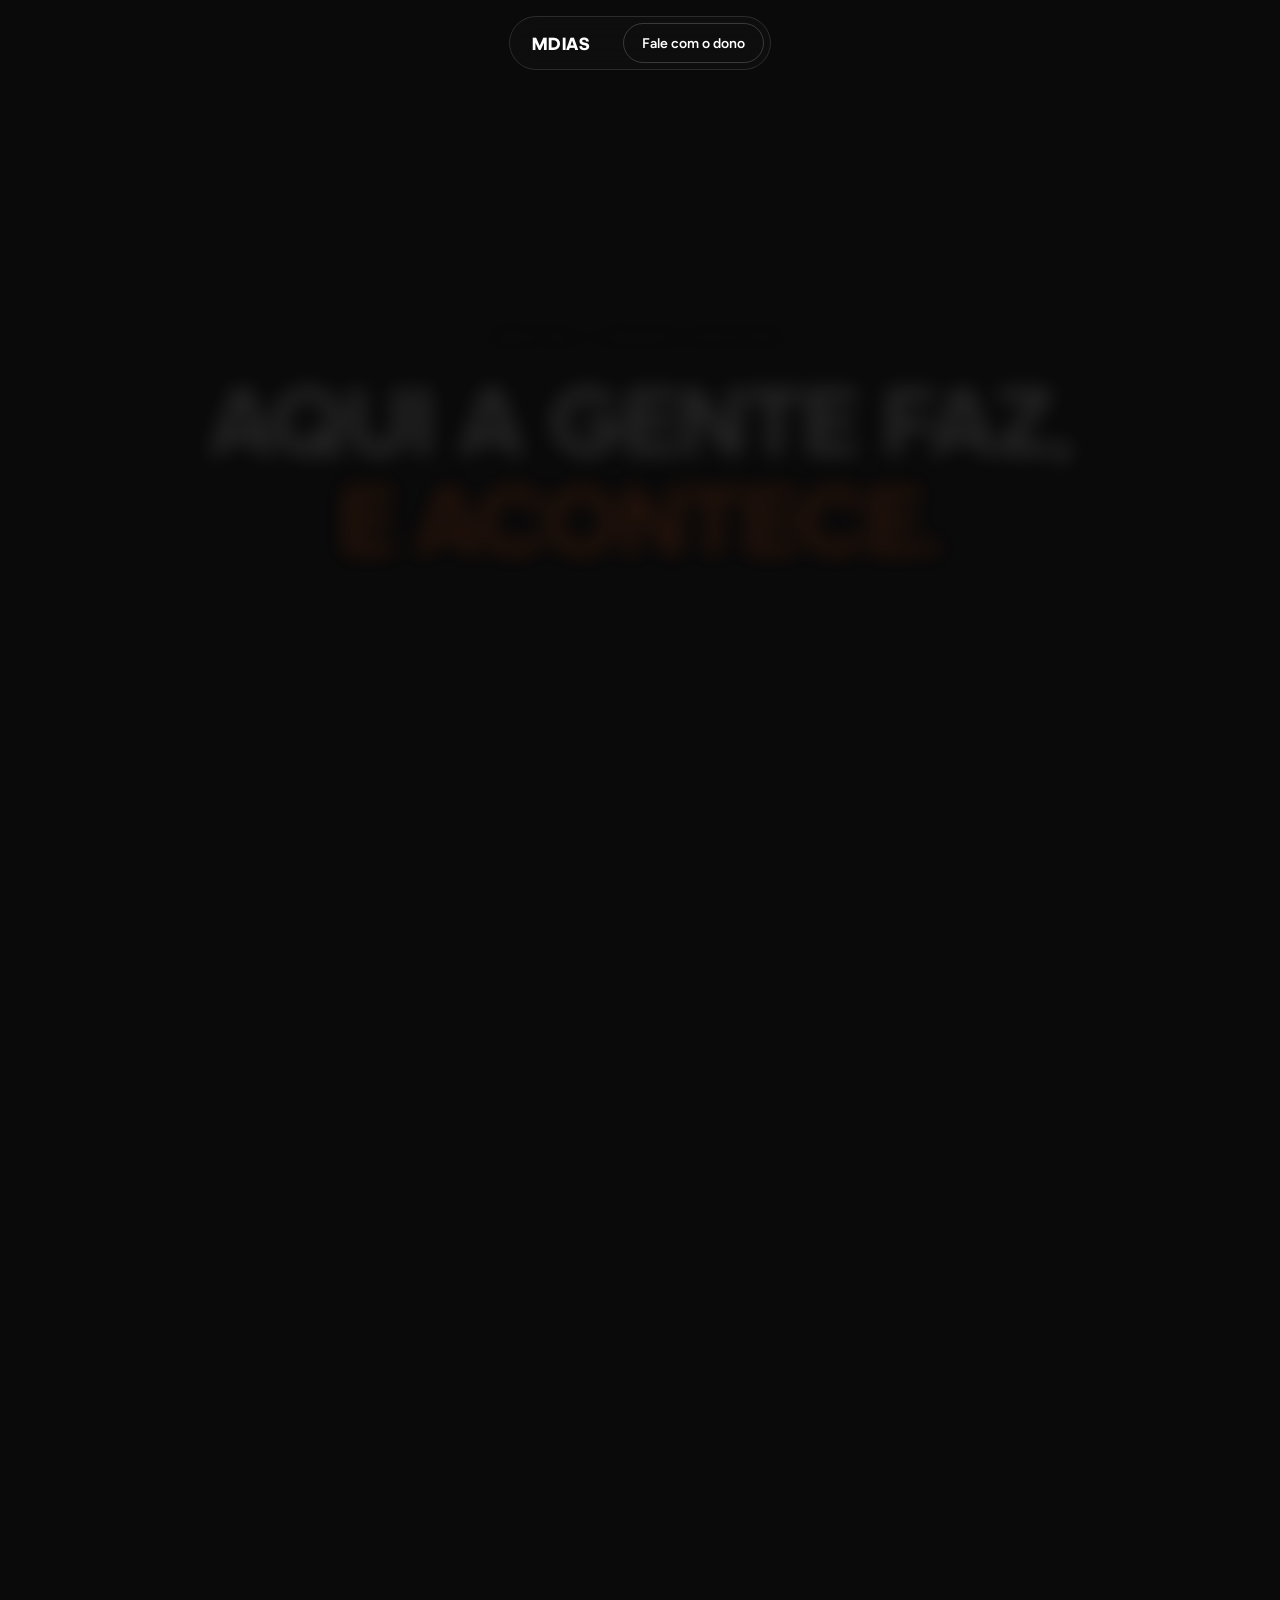
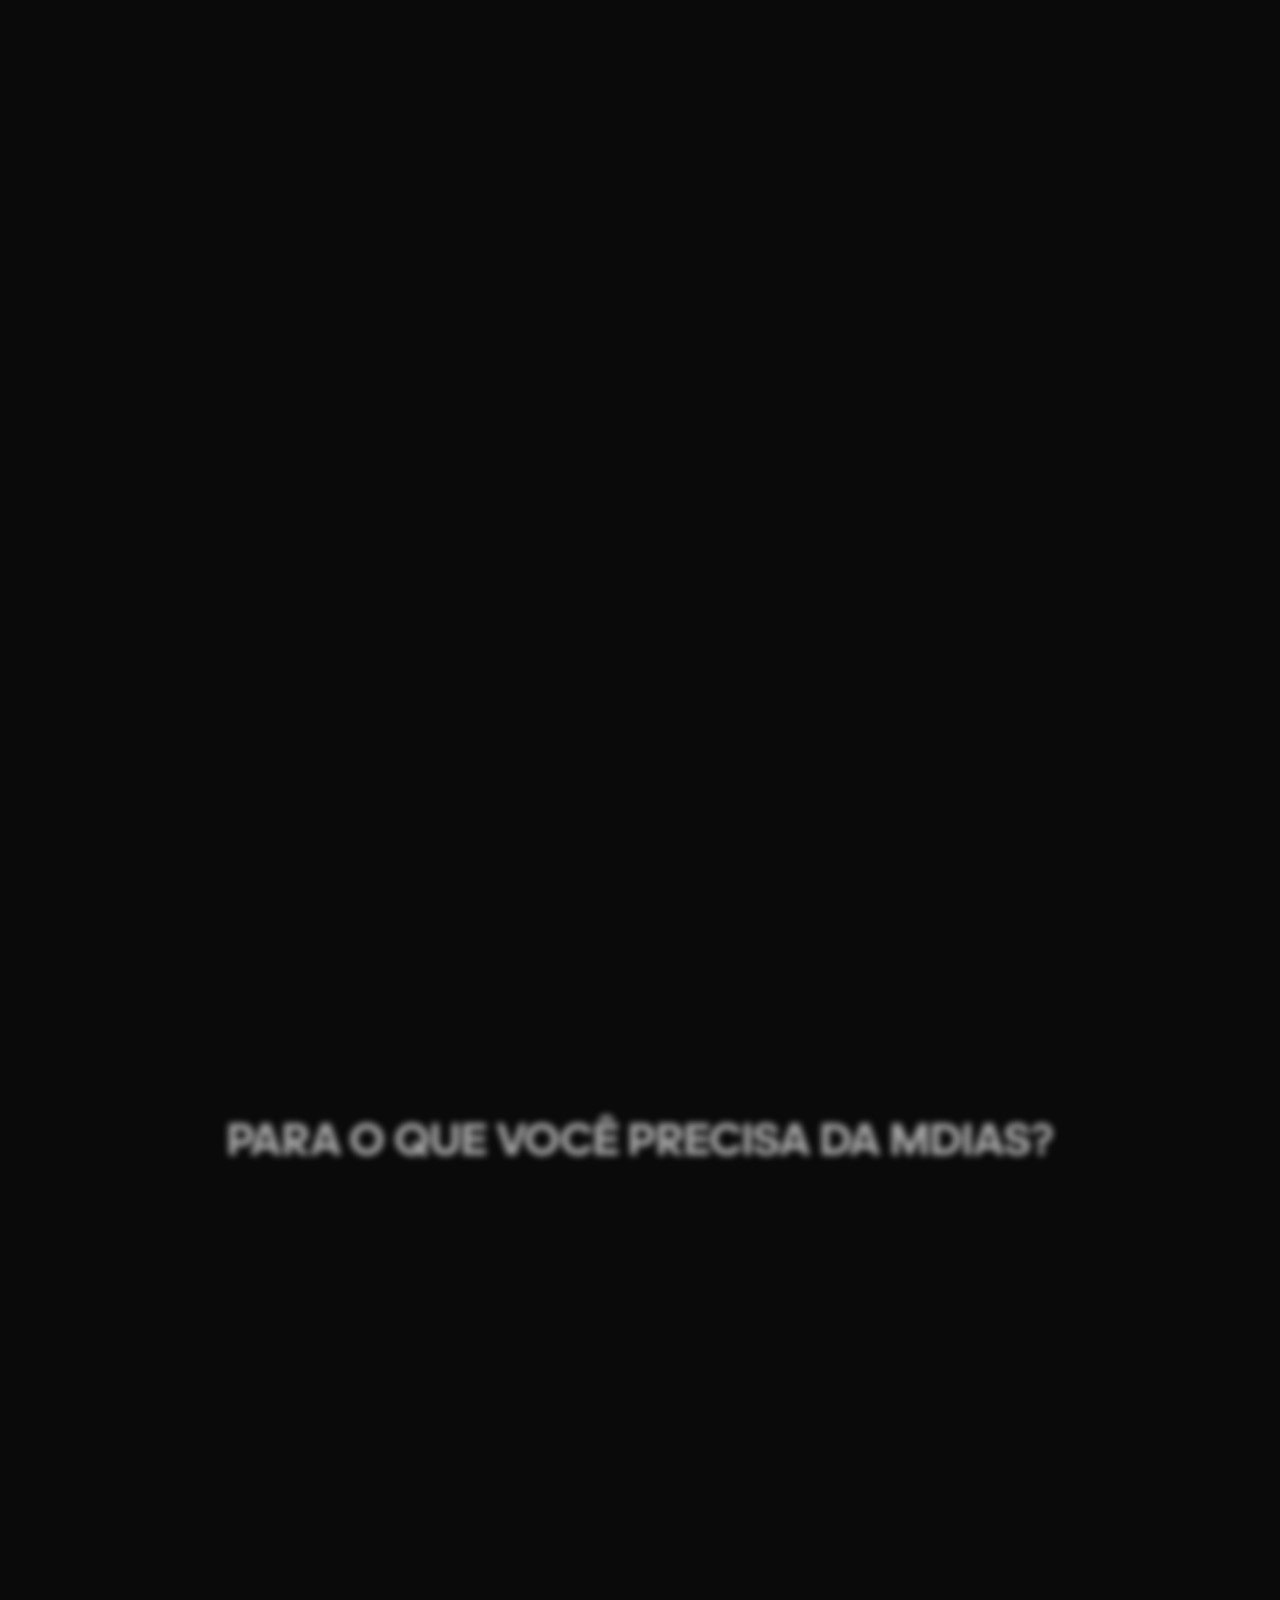
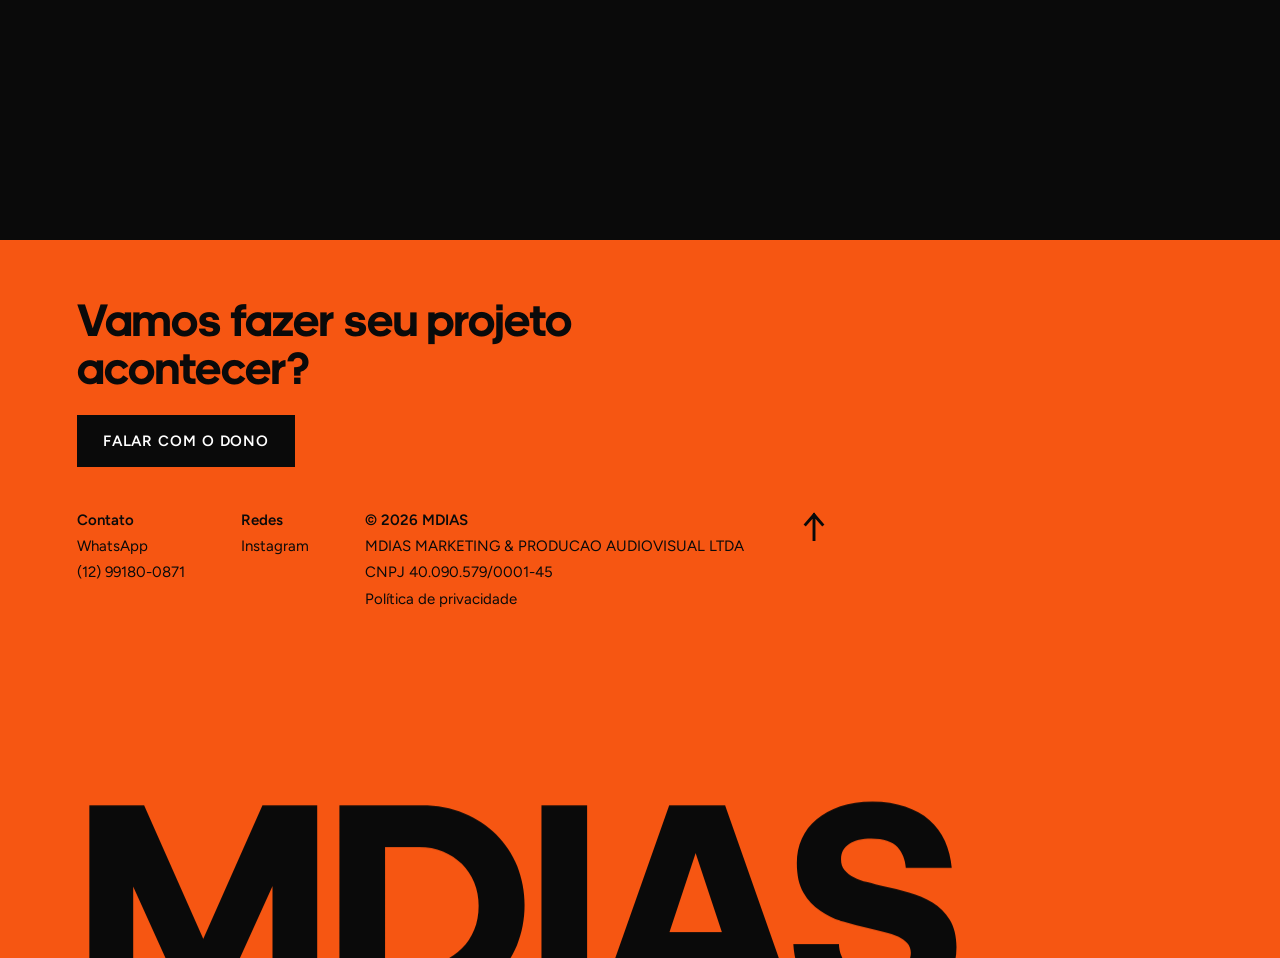
<file: index.html>
<!doctype html>
<html lang="pt-BR">
<head>
<meta charset="utf-8">
<meta name="viewport" content="width=device-width, initial-scale=1">
<title>MDIAS · Marketing e produção audiovisual</title>
<meta name="description" content="Aqui a gente faz, e acontece. Gestão de mídias, eventos, podcasts, marketing interno, design de marca, sites e consultoria.">
<meta property="og:title" content="MDIAS · Marketing e produção audiovisual">
<meta property="og:description" content="Aqui a gente faz, e acontece. Gestão de mídias, eventos, podcasts, marketing interno, design de marca, sites e consultoria.">
<meta property="og:type" content="website">
<meta property="og:url" content="https://mdiasmarketing.com.br/">
<meta property="og:image" content="https://mdiasmarketing.com.br/icons/icon-512.png">
<meta name="theme-color" content="#0A0A0A">
<link rel="icon" type="image/png" sizes="32x32" href="/icons/favicon-32.png">
<link rel="apple-touch-icon" href="/icons/apple-touch-icon.png">
<link rel="preload" href="/fonts/adineue-bold.woff2" as="font" type="font/woff2" crossorigin>
<link rel="preconnect" href="https://fonts.googleapis.com">
<link rel="preconnect" href="https://fonts.gstatic.com" crossorigin>
<link rel="stylesheet" href="https://fonts.googleapis.com/css2?family=Figtree:wght@400;500;600&family=JetBrains+Mono:wght@400;500&display=swap">
<link rel="stylesheet" href="/site.css">
<script type="application/ld+json">{"@context":"https://schema.org","@type":"Organization","name":"MDIAS","legalName":"MDIAS MARKETING & PRODUCAO AUDIOVISUAL LTDA","taxID":"40.090.579/0001-45","url":"https://mdiasmarketing.com.br/","telephone":"+55-12-99180-0871","sameAs":["https://www.instagram.com/mdiasmarketing/"]}</script>
</head>
<body><header class="topo"><nav aria-label="Principal"><a class="marca" href="/">MDIAS</a><a class="pill" href="https://wa.me/5512991800871" target="_blank" rel="noopener">Fale com o dono</a></nav></header>
<main>
<section class="palco" id="palco" style="height: 460vh">
<div class="palco-tela" id="inicio">
<div class="cena" id="cenaA">
<p class="mono" style="margin: 0 0 28px; color: var(--cinza)" data-eye>Marketing e produção audiovisual</p>
<h1 class="titulo-abre display"><span class="linha1"><span class="anim" data-t>AQUI</span><span class="anim" data-t>A</span><span class="anim" data-t>GENTE</span><span class="anim" data-t>FAZ,</span></span><span class="linha2 laranja" id="acontece">E ACONTECE.</span></h1>
<span class="role mono" id="role">Role ↓</span>
</div>
<div class="cena" id="cenaB" style="opacity: 0" aria-hidden="false">
<p class="frase display"><span class="anim" data-w>VOCÊ</span><span class="anim" data-w>ESTÁ</span><span class="anim" data-w>CANSADO</span><span class="anim" data-w>DE</span><span class="anim" data-w>AGÊNCIAS</span><span class="anim" data-w>E</span><span class="anim" data-w>PROFISSIONAIS</span><span class="anim" data-w>DE</span><span class="anim" data-w>MARKETING...</span><span class="anim" data-w>PORQUE</span><span class="anim" data-w>NUNCA</span><span class="anim" data-w>TRABALHOU</span><span class="anim" data-w>COM</span><span class="anim laranja" data-w>A</span><span class="anim laranja" data-w>MDIAS.</span></p>
</div>
</div>
</section>
<section class="secao" id="caminhos">
<h2 class="display" id="titCaminhos">PARA O QUE VOCÊ PRECISA DA MDIAS?</h2>
<nav class="grade" aria-label="Serviços da MDIAS">
<a class="card" data-card href="/gestao/"><span class="card-topo"><svg class="ic" viewBox="0 0 24 24" fill="none" stroke="currentColor" stroke-width="1.7" stroke-linecap="round" stroke-linejoin="round" aria-hidden="true"><path d="M4 5h16v11H4z M8 20h8 M12 16v4 M8 9h5 M8 12h8"/></svg><span class="seta" aria-hidden="true">→</span></span><span class="nome">Gestão de Mídias</span><span class="desc">O jeito MDias de fazer o seu digital: criação de conteúdo, produção audiovisual e tráfego pago.</span></a>
<a class="card" data-card href="https://wa.me/5512991800871?text=Ol%C3%A1%2C%20vim%20pelo%20site%20da%20MDIAS%20e%20quero%20saber%20de%20Eventos." target="_blank" rel="noopener"><span class="card-topo"><svg class="ic" viewBox="0 0 24 24" fill="none" stroke="currentColor" stroke-width="1.7" stroke-linecap="round" stroke-linejoin="round" aria-hidden="true"><path d="M4 6h16v14H4z M4 10h16 M8 3v4 M16 3v4"/></svg><span class="seta" aria-hidden="true">→</span></span><span class="nome">Eventos</span><span class="desc">O seu evento precisa estar online: conteúdo em tempo real, transmissão ao vivo e muito mais.</span></a>
<a class="card" data-card href="https://wa.me/5512991800871?text=Ol%C3%A1%2C%20vim%20pelo%20site%20da%20MDIAS%20e%20quero%20saber%20de%20Podcasts." target="_blank" rel="noopener"><span class="card-topo"><svg class="ic" viewBox="0 0 24 24" fill="none" stroke="currentColor" stroke-width="1.7" stroke-linecap="round" stroke-linejoin="round" aria-hidden="true"><path d="M12 3a3 3 0 0 1 3 3v5a3 3 0 0 1-6 0V6a3 3 0 0 1 3-3z M5 11a7 7 0 0 0 14 0 M12 18v3 M9 21h6"/></svg><span class="seta" aria-hidden="true">→</span></span><span class="nome">Podcasts</span><span class="desc">Estrutura completa para o seu podcast, no nosso estúdio ou externo.</span></a>
<a class="card" data-card href="https://wa.me/5512991800871?text=Ol%C3%A1%2C%20vim%20pelo%20site%20da%20MDIAS%20e%20quero%20saber%20de%20Marketing%20Interno." target="_blank" rel="noopener"><span class="card-topo"><svg class="ic" viewBox="0 0 24 24" fill="none" stroke="currentColor" stroke-width="1.7" stroke-linecap="round" stroke-linejoin="round" aria-hidden="true"><path d="M3 21h18 M5 21V8l7-4 7 4v13 M9 21v-6h6v6"/></svg><span class="seta" aria-hidden="true">→</span></span><span class="nome">Marketing Interno</span><span class="desc">Construa seu departamento de marketing com quem já validou processos e estrutura para centenas de clientes.</span></a>
<a class="card" data-card href="https://wa.me/5512991800871?text=Ol%C3%A1%2C%20vim%20pelo%20site%20da%20MDIAS%20e%20quero%20saber%20de%20Design%20de%20Marca." target="_blank" rel="noopener"><span class="card-topo"><svg class="ic" viewBox="0 0 24 24" fill="none" stroke="currentColor" stroke-width="1.7" stroke-linecap="round" stroke-linejoin="round" aria-hidden="true"><path d="M12 3l7 4v6c0 4-3 7-7 8-4-1-7-4-7-8V7z"/></svg><span class="seta" aria-hidden="true">→</span></span><span class="nome">Design de Marca</span><span class="desc">Construa a identidade visual e o posicionamento da sua marca.</span></a>
<a class="card" data-card href="https://wa.me/5512991800871?text=Ol%C3%A1%2C%20vim%20pelo%20site%20da%20MDIAS%20e%20quero%20saber%20de%20Site." target="_blank" rel="noopener"><span class="card-topo"><svg class="ic" viewBox="0 0 24 24" fill="none" stroke="currentColor" stroke-width="1.7" stroke-linecap="round" stroke-linejoin="round" aria-hidden="true"><path d="M3 5h18v14H3z M3 9h18"/></svg><span class="seta" aria-hidden="true">→</span></span><span class="nome">Site</span><span class="desc">Seu site de forma rápida, simples e eficaz, em parceria com a Onni Sites.</span></a>
<a class="card" data-card href="https://wa.me/5512991800871?text=Ol%C3%A1%2C%20vim%20pelo%20site%20da%20MDIAS%20e%20quero%20saber%20de%20Consultoria%20%26%20Treinamento." target="_blank" rel="noopener"><span class="card-topo"><svg class="ic" viewBox="0 0 24 24" fill="none" stroke="currentColor" stroke-width="1.7" stroke-linecap="round" stroke-linejoin="round" aria-hidden="true"><path d="M4 10l8-5 8 5-8 5z M8 12.5V17c2 1.5 6 1.5 8 0v-4.5 M20 10v5"/></svg><span class="seta" aria-hidden="true">→</span></span><span class="nome">Consultoria &amp; Treinamento</span><span class="desc">Tenha a visão da MDias no seu negócio e treine seu time de marketing.</span></a>
<a class="card" data-card href="https://wa.me/5512991800871?text=Ol%C3%A1%2C%20vim%20pelo%20site%20da%20MDIAS%20e%20quero%20saber%20de%20Sob%20Medida." target="_blank" rel="noopener"><span class="card-topo"><svg class="ic" viewBox="0 0 24 24" fill="none" stroke="currentColor" stroke-width="1.7" stroke-linecap="round" stroke-linejoin="round" aria-hidden="true"><path d="M4 20l4-1 11-11-3-3L5 16z M14 6l3 3"/></svg><span class="seta" aria-hidden="true">→</span></span><span class="nome">Sob Medida</span><span class="desc">Tem um projeto que depende de comunicação? Conte pra gente como podemos ajudar.</span></a>
</nav>
</section>
</main>
<footer class="rod" id="rodape">
<div class="rod-topo">
<div class="rod-chama"><p class="display">Vamos fazer seu projeto acontecer?</p><a class="cta" href="https://wa.me/5512991800871?text=Ol%C3%A1%2C%20vim%20pelo%20site%20da%20MDIAS." target="_blank" rel="noopener">Falar com o dono</a></div>
<div class="rod-cols">
<div><b>Contato</b><a href="https://wa.me/5512991800871" target="_blank" rel="noopener">WhatsApp</a><a href="tel:+5512991800871">(12) 99180-0871</a></div>
<div><b>Redes</b><a href="https://www.instagram.com/mdiasmarketing/" target="_blank" rel="noopener">Instagram</a></div>
<div><b>© <span data-ano>2026</span> MDIAS</b><span>MDIAS MARKETING &amp; PRODUCAO AUDIOVISUAL LTDA</span><span>CNPJ 40.090.579/0001-45</span><a href="/privacidade">Política de privacidade</a></div>
<a class="rod-topo-seta" href="#inicio" aria-label="Voltar ao topo">↑</a>
</div>
</div>
<p class="rod-marca display" aria-hidden="true" data-rodmarca>MDIAS</p>
</footer>
<script src="/site.js"></script>
<script>
(function () {
  var U = MDIAS_ANIM.util, seg = U.seg, ease = U.ease;
  var $ = function (s) { return document.querySelector(s); }, $$ = function (s) { return Array.prototype.slice.call(document.querySelectorAll(s)); };
  var tit = $$("[data-t]"), eye = $("[data-eye]"), ac = $("#acontece"), role = $("#role"), A = $("#cenaA"), B = $("#cenaB");
  var ws = $$("[data-w]"), titC = $("#titCaminhos"), cards = $$("[data-card]"), marca = $("[data-rodmarca]");
  $$("[data-ano]").forEach(function (e) { e.textContent = new Date().getFullYear(); });
  MDIAS_ANIM({
    medidas: { p: { el: $("#palco"), tipo: "palco" }, pc: { el: $("#caminhos"), tipo: "entra" }, pf: { el: $("#rodape"), tipo: "rodape" } },
    desenhar: function (e) {
      var p = e.p;
      tit.forEach(function (el, i) { U.surge(el, ease(seg(e.intro, 0.08 + i * 0.12, 0.5 + i * 0.12))); });
      eye.style.opacity = ease(seg(e.intro, 0, 0.4));
      var k = ease(seg(p, 0.02, 0.16)); U.surge(ac, k);
      role.style.opacity = (1 - seg(p, 0, 0.03)) * ease(seg(e.intro, 0.7, 1));
      U.some(A, ease(seg(p, 0.22, 0.32))); A.style.pointerEvents = p > 0.27 ? "none" : "auto";
      var entB = ease(seg(p, 0.28, 0.36)), saiB = ease(seg(p, 0.9, 1));
      U.some(B, saiB); B.style.opacity = entB * (1 - saiB);
      var ini = 0.32, fim = 0.78, passo = (fim - ini) / ws.length;
      ws.forEach(function (el, i) { var q = ease(seg(p, ini + i * passo, ini + (i + 1.6) * passo)); el.style.opacity = 0.1 + 0.9 * q; el.style.transform = "translateY(" + ((1 - q) * 0.22) + "em)"; el.style.filter = U.menosMovimento || q >= 1 ? "none" : "blur(" + ((1 - q) * 8) + "px)"; });
      U.surge(titC, ease(seg(e.pc, 0.15, 0.45)));
      cards.forEach(function (el, i) { U.surgePx(el, ease(seg(e.pc, 0.3 + i * 0.05, 0.55 + i * 0.05)), 24, 8); });
      marca.style.transform = "translateY(" + (40 - 34 * ease(e.pf)) + "%)";
    }
  });
})();
</script>
</body>
</html>
</file>
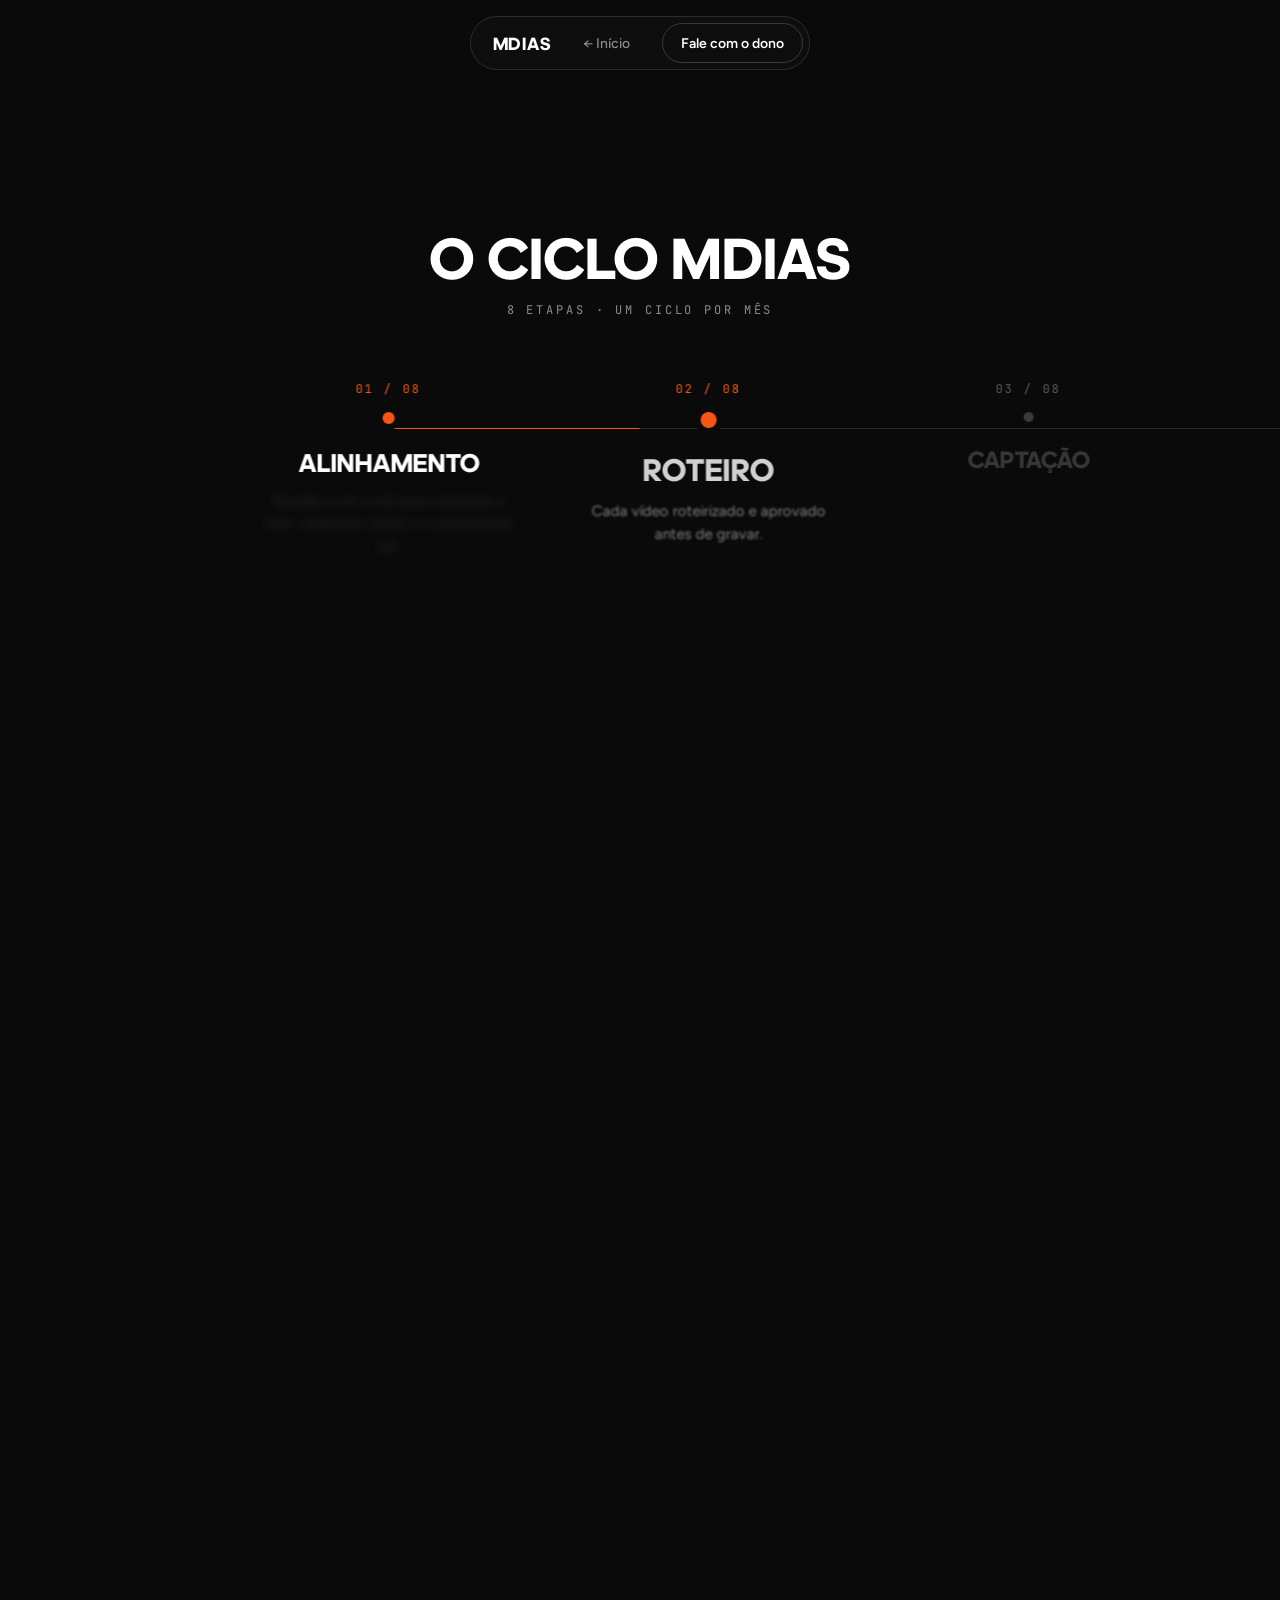
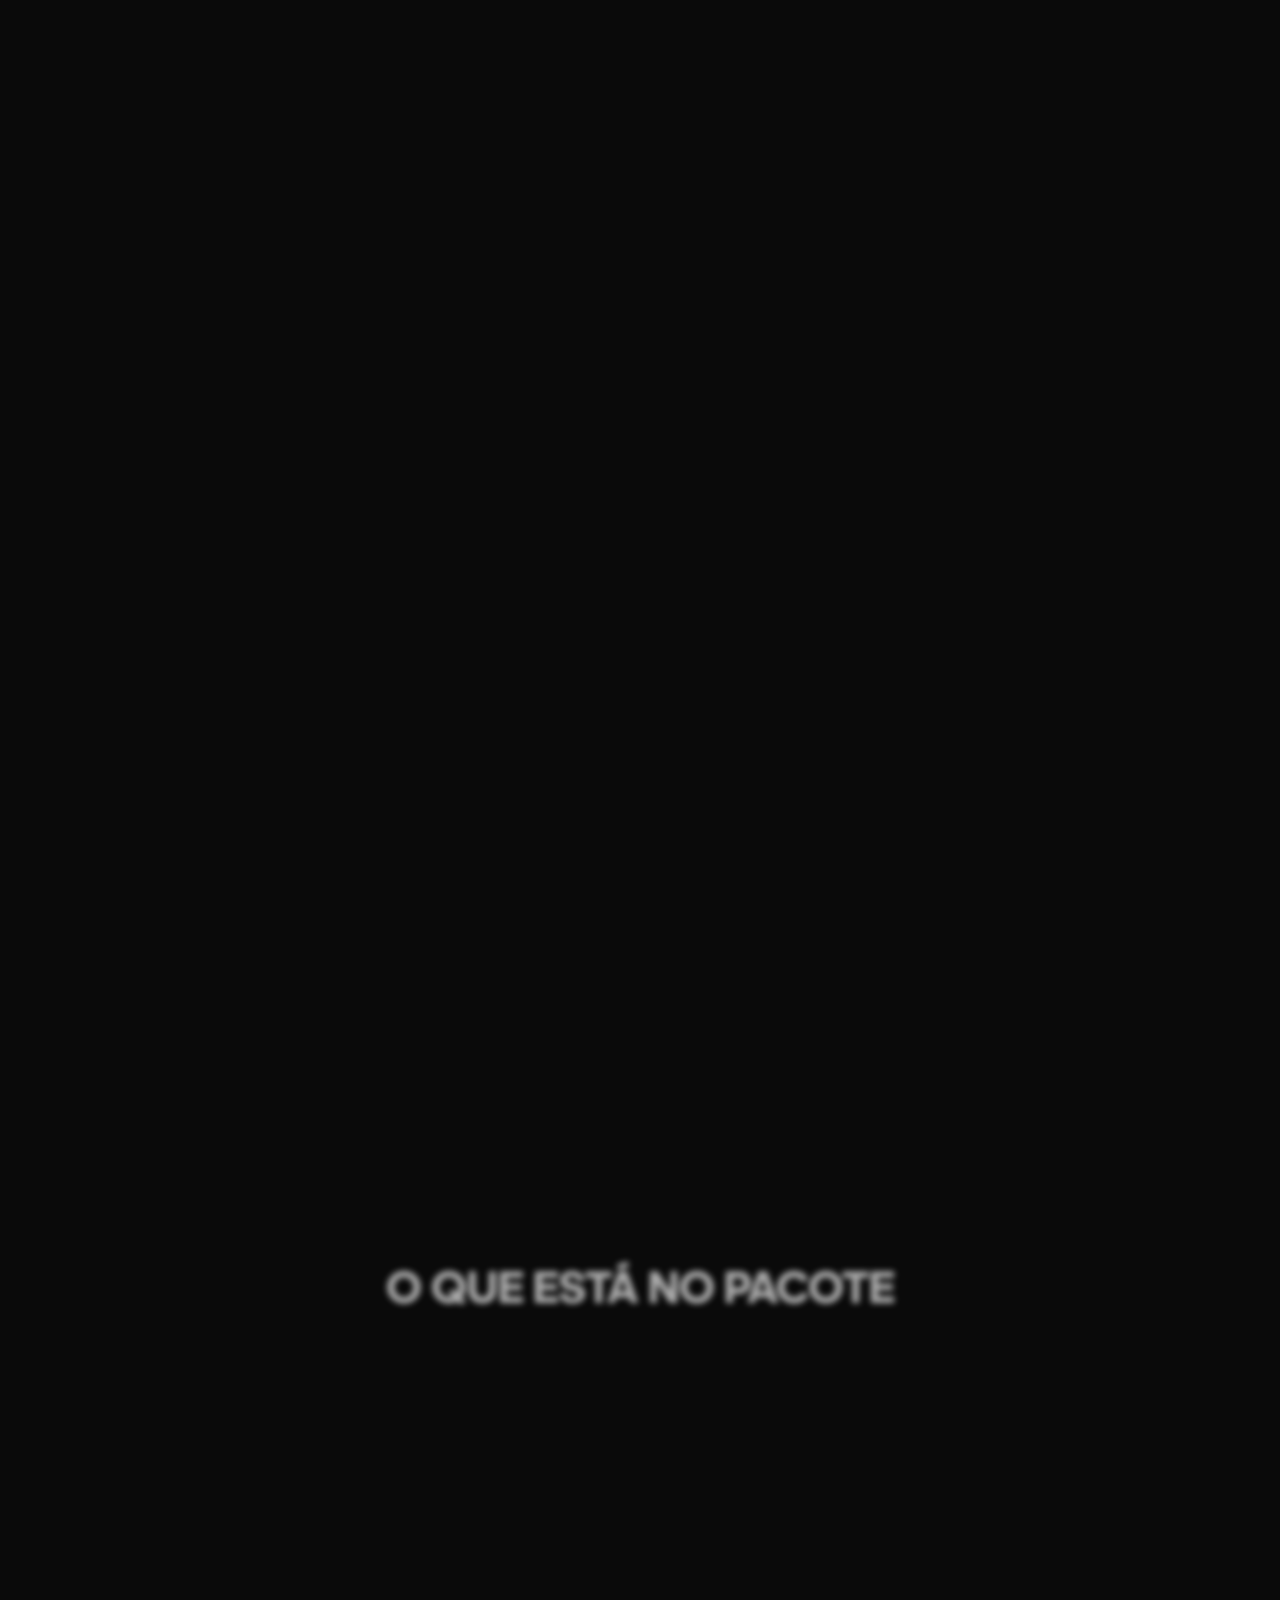
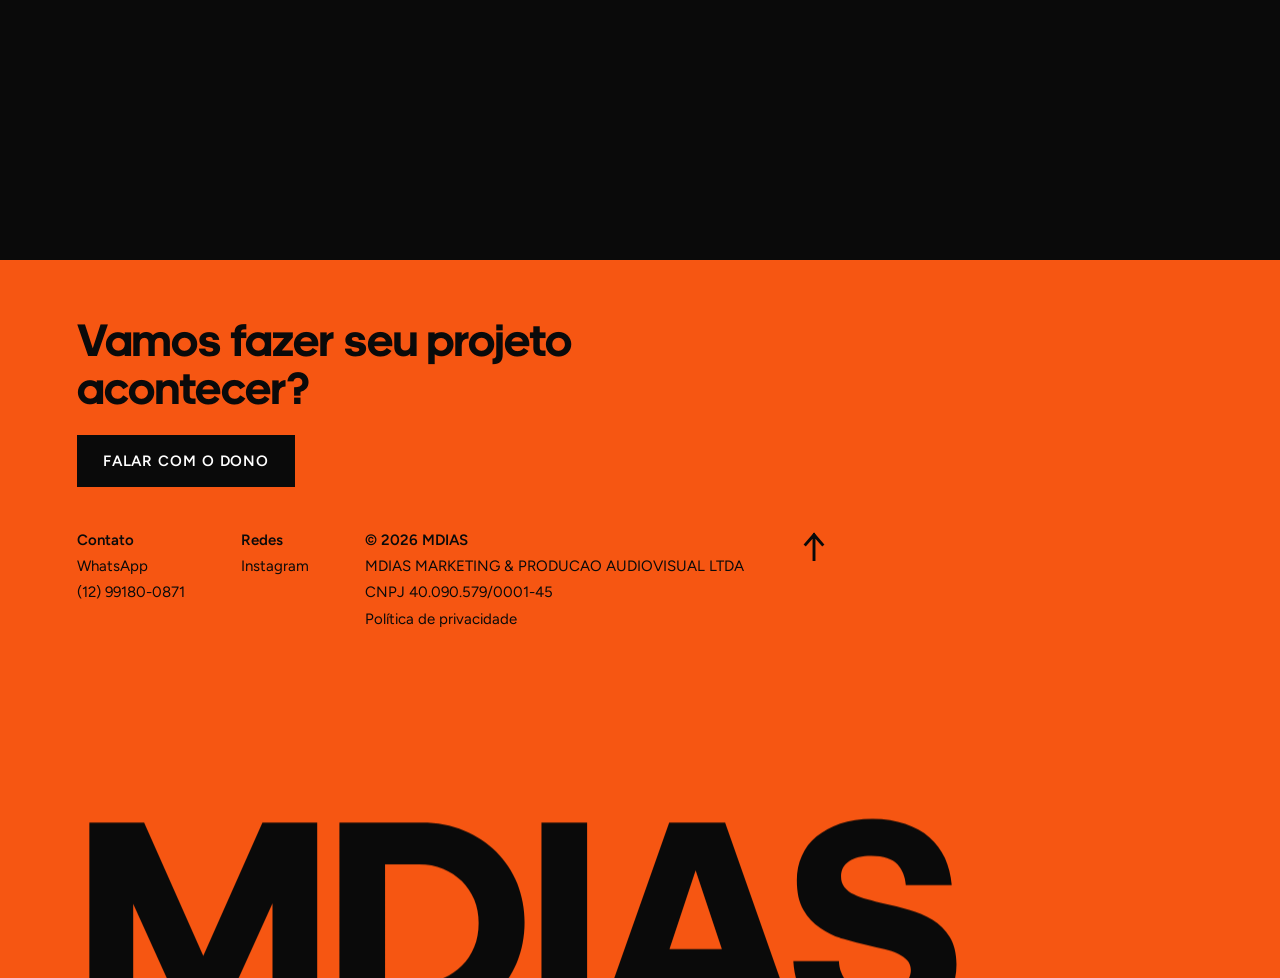
<file: gestao/index.html>
<!doctype html>
<html lang="pt-BR">
<head>
<meta charset="utf-8">
<meta name="viewport" content="width=device-width, initial-scale=1">
<title>Gestão de Mídias · MDIAS</title>
<meta name="description" content="O digital da sua marca, do roteiro ao relatório: criação de conteúdo, produção audiovisual e tráfego pago num ciclo só, todo mês.">
<meta property="og:title" content="Gestão de Mídias · MDIAS">
<meta property="og:description" content="O digital da sua marca, do roteiro ao relatório: criação de conteúdo, produção audiovisual e tráfego pago num ciclo só, todo mês.">
<meta property="og:type" content="website">
<meta property="og:url" content="https://mdiasmarketing.com.br/gestao/">
<meta property="og:image" content="https://mdiasmarketing.com.br/icons/icon-512.png">
<meta name="theme-color" content="#0A0A0A">
<link rel="icon" type="image/png" sizes="32x32" href="/icons/favicon-32.png">
<link rel="apple-touch-icon" href="/icons/apple-touch-icon.png">
<link rel="preload" href="/fonts/adineue-bold.woff2" as="font" type="font/woff2" crossorigin>
<link rel="preconnect" href="https://fonts.googleapis.com">
<link rel="preconnect" href="https://fonts.gstatic.com" crossorigin>
<link rel="stylesheet" href="https://fonts.googleapis.com/css2?family=Figtree:wght@400;500;600&family=JetBrains+Mono:wght@400;500&display=swap">
<link rel="stylesheet" href="/site.css">
<script type="application/ld+json">{"@context":"https://schema.org","@type":"Organization","name":"MDIAS","legalName":"MDIAS MARKETING & PRODUCAO AUDIOVISUAL LTDA","taxID":"40.090.579/0001-45","url":"https://mdiasmarketing.com.br/","telephone":"+55-12-99180-0871","sameAs":["https://www.instagram.com/mdiasmarketing/"]}</script>
</head>
<body><header class="topo"><nav aria-label="Principal"><a class="marca" href="/">MDIAS</a><a class="voltar" href="/">← Início</a><a class="pill" href="https://wa.me/5512991800871" target="_blank" rel="noopener">Fale com o dono</a></nav></header>
<main>
<section class="palco" id="palco" style="height: 640vh">
<div class="palco-tela" id="inicio">
<div class="cena" id="cenaA">
<p class="mono laranja" style="margin: 0 0 24px" data-eye>Gestão de Mídias</p>
<h1 class="frase display" style="font-size: clamp(36px, 6.4vw, 100px); max-width: 1100px; line-height: 1.02"><span class="anim" data-t>O</span><span class="anim" data-t>DIGITAL</span><span class="anim" data-t>DA</span><span class="anim" data-t>SUA</span><span class="anim" data-t>MARCA,</span><span class="anim laranja" data-t>DO</span><span class="anim laranja" data-t>ROTEIRO</span><span class="anim laranja" data-t>AO</span><span class="anim laranja" data-t>RELATÓRIO.</span></h1>
<p id="sub" style="max-width: 620px; margin: 32px 0 0; font-size: clamp(16px, 1.6vw, 19px); line-height: 1.55; color: var(--cinza-claro)">Criação de conteúdo, produção audiovisual e tráfego pago num ciclo só, que se repete todo mês.</p>
<span class="role mono" id="role">Role ↓</span>
</div>
<div class="cena" id="cenaB" style="opacity: 0; padding-left: 0; padding-right: 0; gap: clamp(32px, 7vh, 64px)">
<div style="padding: 0 16px"><h2 class="display" style="margin: 0; line-height: 1; font-size: clamp(30px, 4.6vw, 64px)">O CICLO MDIAS</h2><p class="mono" style="margin: 14px 0 0; color: var(--cinza)">8 etapas · um ciclo por mês</p></div>
<div class="trilho"><div class="trilho-faixa" id="faixa"><div class="trilho-base"></div><div class="trilho-cheio" id="cheio"></div><div class="passo" data-passo style="left: 0px"><span class="n mono">01 / 08</span><span class="ponto"></span><span class="nm display">ALINHAMENTO</span><span class="ds">Reunião com você para entender o mês: objetivos, datas e o que precisa sair.</span></div><div class="passo" data-passo style="left: 320px"><span class="n mono">02 / 08</span><span class="ponto"></span><span class="nm display">ROTEIRO</span><span class="ds">Cada vídeo roteirizado e aprovado antes de gravar.</span></div><div class="passo" data-passo style="left: 640px"><span class="n mono">03 / 08</span><span class="ponto"></span><span class="nm display">CAPTAÇÃO</span><span class="ds">Equipe própria no set, com direção de cena.</span></div><div class="passo" data-passo style="left: 960px"><span class="n mono">04 / 08</span><span class="ponto"></span><span class="nm display">EDIÇÃO</span><span class="ds">Cortes, legendas e ritmo para prender desde o primeiro segundo.</span></div><div class="passo" data-passo style="left: 1280px"><span class="n mono">05 / 08</span><span class="ponto"></span><span class="nm display">PLANEJAMENTO</span><span class="ds">O calendário do mês aprovado por você num link, post a post.</span></div><div class="passo" data-passo style="left: 1600px"><span class="n mono">06 / 08</span><span class="ponto"></span><span class="nm display">DESIGN</span><span class="ds">Artes e carrosséis com a identidade da sua marca.</span></div><div class="passo" data-passo style="left: 1920px"><span class="n mono">07 / 08</span><span class="ponto"></span><span class="nm display">PUBLICA</span><span class="ds">Tudo agendado e publicado no dia e na hora certos.</span></div><div class="passo" data-passo style="left: 2240px"><span class="n mono">08 / 08</span><span class="ponto"></span><span class="nm display">ANALISA</span><span class="ds">Relatório com os números do Instagram e dos anúncios. E o próximo ciclo começa.</span></div></div></div>
</div>
</div>
</section>
<section class="secao" id="pacote">
<h2 class="display" id="titPacote">O QUE ESTÁ NO PACOTE</h2>
<div class="grade tres"><div class="card info" data-card><span class="num mono">01</span><span class="nome">Criação de conteúdo</span><span class="desc">Estratégia, roteiros, artes, carrosséis e legendas, tudo planejado para o mês.</span></div><div class="card info" data-card><span class="num mono">02</span><span class="nome">Produção audiovisual</span><span class="desc">Captação com equipe própria e edição pensada para Reels e anúncios.</span></div><div class="card info" data-card><span class="num mono">03</span><span class="nome">Tráfego pago</span><span class="desc">Campanhas na Meta acompanhadas de perto, com números claros de investimento e resultado.</span></div></div>
</section>
</main>
<footer class="rod" id="rodape">
<div class="rod-topo">
<div class="rod-chama"><p class="display">Vamos fazer seu projeto acontecer?</p><a class="cta" href="https://wa.me/5512991800871?text=Ol%C3%A1%2C%20vim%20pelo%20site%20e%20quero%20saber%20da%20Gest%C3%A3o%20de%20M%C3%ADdias%20da%20MDIAS." target="_blank" rel="noopener">Falar com o dono</a></div>
<div class="rod-cols">
<div><b>Contato</b><a href="https://wa.me/5512991800871" target="_blank" rel="noopener">WhatsApp</a><a href="tel:+5512991800871">(12) 99180-0871</a></div>
<div><b>Redes</b><a href="https://www.instagram.com/mdiasmarketing/" target="_blank" rel="noopener">Instagram</a></div>
<div><b>© <span data-ano>2026</span> MDIAS</b><span>MDIAS MARKETING &amp; PRODUCAO AUDIOVISUAL LTDA</span><span>CNPJ 40.090.579/0001-45</span><a href="/privacidade">Política de privacidade</a></div>
<a class="rod-topo-seta" href="#inicio" aria-label="Voltar ao topo">↑</a>
</div>
</div>
<p class="rod-marca display" aria-hidden="true" data-rodmarca>MDIAS</p>
</footer>
<script src="/site.js"></script>
<script>
(function () {
  var U = MDIAS_ANIM.util, seg = U.seg, ease = U.ease;
  var $ = function (s) { return document.querySelector(s); }, $$ = function (s) { return Array.prototype.slice.call(document.querySelectorAll(s)); };
  var tit = $$("[data-t]"), eye = $("[data-eye]"), sub = $("#sub"), role = $("#role"), A = $("#cenaA"), B = $("#cenaB");
  var faixa = $("#faixa"), cheio = $("#cheio"), passos = $$("[data-passo]"), titP = $("#titPacote"), cards = $$("[data-card]"), marca = $("[data-rodmarca]");
  $$("[data-ano]").forEach(function (e) { e.textContent = new Date().getFullYear(); });
  MDIAS_ANIM({
    medidas: { p: { el: $("#palco"), tipo: "palco" }, pc: { el: $("#pacote"), tipo: "entra" }, pf: { el: $("#rodape"), tipo: "rodape" } },
    desenhar: function (e) {
      var p = e.p;
      tit.forEach(function (el, i) { U.surge(el, ease(seg(e.intro, 0.05 + i * 0.07, 0.45 + i * 0.07))); });
      eye.style.opacity = ease(seg(e.intro, 0, 0.4));
      U.surgePx(sub, ease(seg(e.intro, 0.65, 1)), 16, 0);
      role.style.opacity = (1 - seg(p, 0, 0.03)) * ease(seg(e.intro, 0.8, 1));
      U.some(A, ease(seg(p, 0.06, 0.14)));
      var entB = ease(seg(p, 0.12, 0.2)), saiB = ease(seg(p, 0.93, 1));
      B.style.opacity = entB * (1 - saiB);
      B.style.filter = U.menosMovimento ? "none" : "blur(" + ((1 - entB) * 10 + saiB * 10) + "px)";
      var c = seg(p, 0.2, 0.88) * (passos.length - 1);
      faixa.style.transform = "translateX(" + (e.vw / 2 - 160 - c * 320) + "px)";
      cheio.style.width = (c * 320) + "px";
      passos.forEach(function (el, i) {
        var aceso = seg(c, i - 0.6, i - 0.1), foco = Math.max(0, 1 - Math.abs(c - i));
        var n = el.children[0], pt = el.children[1], nm = el.children[2], ds = el.children[3];
        n.style.color = aceso > 0.5 ? "#F65612" : "#5C5C5C";
        pt.style.background = aceso > 0.5 ? "#F65612" : "#3A3A3A";
        var d = 10 + 8 * foco; pt.style.width = d + "px"; pt.style.height = d + "px";
        nm.style.opacity = 0.18 + 0.82 * aceso; nm.style.fontSize = (24 + 10 * foco) + "px";
        ds.style.opacity = foco; ds.style.filter = U.menosMovimento ? "none" : "blur(" + ((1 - foco) * 6) + "px)";
      });
      U.surge(titP, ease(seg(e.pc, 0.15, 0.45)));
      cards.forEach(function (el, i) { U.surgePx(el, ease(seg(e.pc, 0.3 + i * 0.08, 0.55 + i * 0.08)), 24, 8); });
      marca.style.transform = "translateY(" + (40 - 34 * ease(e.pf)) + "%)";
    }
  });
})();
</script>
</body>
</html>
</file>
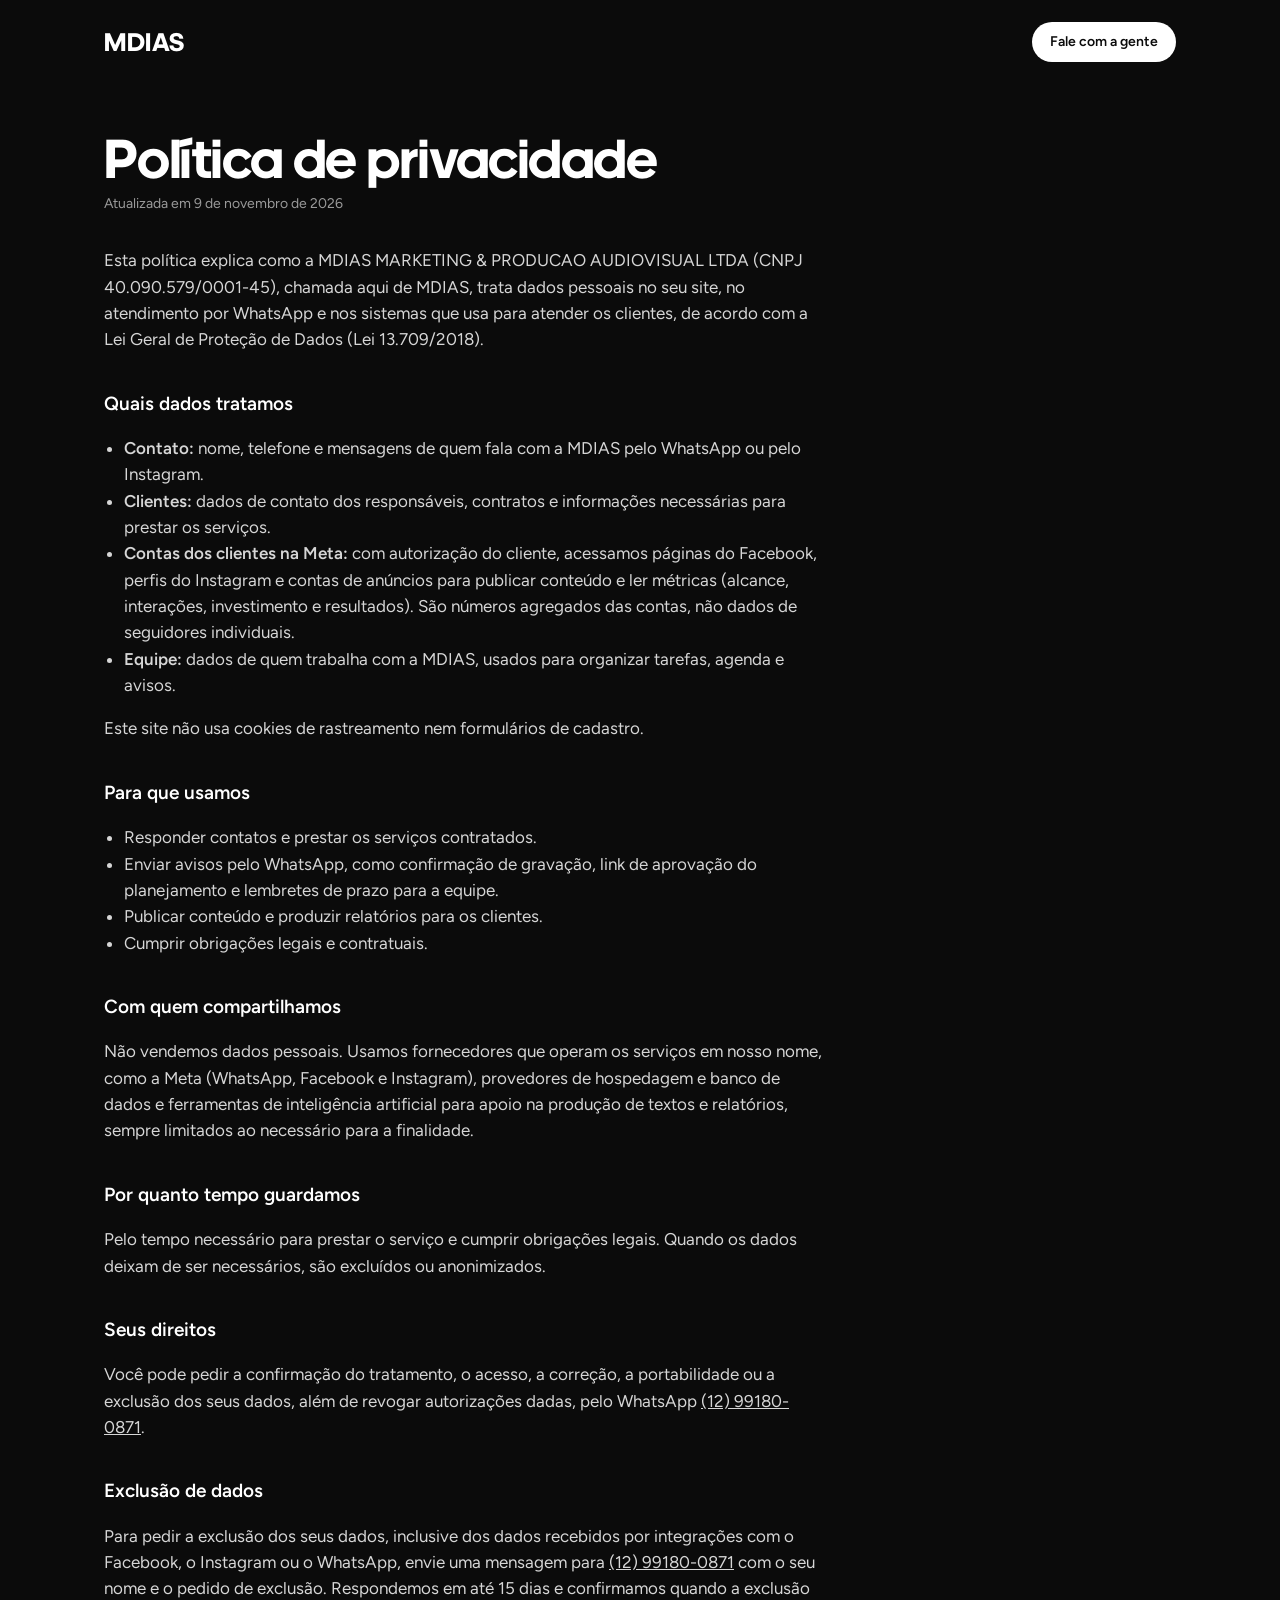
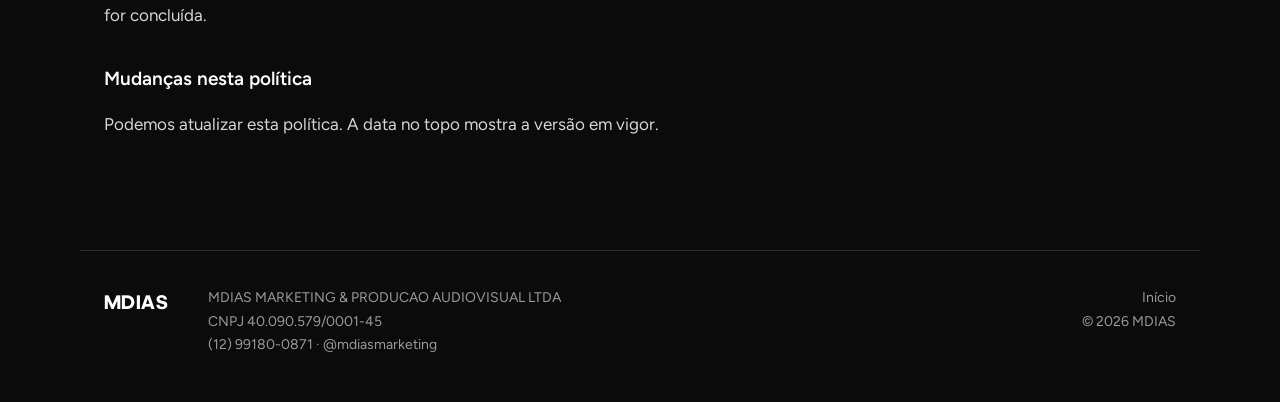
<file: privacidade/index.html>
<!doctype html>
<html lang="pt-BR">
<head>
<meta charset="utf-8">
<meta name="viewport" content="width=device-width, initial-scale=1">
<title>Política de privacidade · MDIAS</title>
<meta name="description" content="Como a MDIAS trata dados pessoais, conforme a LGPD.">
<meta name="theme-color" content="#0B0B0B">
<link rel="icon" type="image/png" sizes="32x32" href="/icons/favicon-32.png">
<link rel="preconnect" href="https://fonts.googleapis.com">
<link rel="preconnect" href="https://fonts.gstatic.com" crossorigin>
<link rel="stylesheet" href="https://fonts.googleapis.com/css2?family=Figtree:wght@400;500;600&display=swap">
<link rel="stylesheet" href="/estilo.css">
</head>
<body>
<header class="topo">
  <a href="/" class="marca" aria-label="MDIAS, início">MDIAS</a>
  <a class="btn btn-claro" href="https://wa.me/5512991800871" target="_blank" rel="noopener">Fale com a gente</a>
</header>
<main>
<article class="texto">
  <h1>Política de privacidade</h1>
  <p class="data">Atualizada em 9 de novembro de 2026</p>
  <p>Esta política explica como a MDIAS MARKETING &amp; PRODUCAO AUDIOVISUAL LTDA (CNPJ 40.090.579/0001-45), chamada aqui de MDIAS, trata dados pessoais no seu site, no atendimento por WhatsApp e nos sistemas que usa para atender os clientes, de acordo com a Lei Geral de Proteção de Dados (Lei 13.709/2018).</p>

  <h2>Quais dados tratamos</h2>
  <ul>
    <li><b>Contato:</b> nome, telefone e mensagens de quem fala com a MDIAS pelo WhatsApp ou pelo Instagram.</li>
    <li><b>Clientes:</b> dados de contato dos responsáveis, contratos e informações necessárias para prestar os serviços.</li>
    <li><b>Contas dos clientes na Meta:</b> com autorização do cliente, acessamos páginas do Facebook, perfis do Instagram e contas de anúncios para publicar conteúdo e ler métricas (alcance, interações, investimento e resultados). São números agregados das contas, não dados de seguidores individuais.</li>
    <li><b>Equipe:</b> dados de quem trabalha com a MDIAS, usados para organizar tarefas, agenda e avisos.</li>
  </ul>
  <p>Este site não usa cookies de rastreamento nem formulários de cadastro.</p>

  <h2>Para que usamos</h2>
  <ul>
    <li>Responder contatos e prestar os serviços contratados.</li>
    <li>Enviar avisos pelo WhatsApp, como confirmação de gravação, link de aprovação do planejamento e lembretes de prazo para a equipe.</li>
    <li>Publicar conteúdo e produzir relatórios para os clientes.</li>
    <li>Cumprir obrigações legais e contratuais.</li>
  </ul>

  <h2>Com quem compartilhamos</h2>
  <p>Não vendemos dados pessoais. Usamos fornecedores que operam os serviços em nosso nome, como a Meta (WhatsApp, Facebook e Instagram), provedores de hospedagem e banco de dados e ferramentas de inteligência artificial para apoio na produção de textos e relatórios, sempre limitados ao necessário para a finalidade.</p>

  <h2>Por quanto tempo guardamos</h2>
  <p>Pelo tempo necessário para prestar o serviço e cumprir obrigações legais. Quando os dados deixam de ser necessários, são excluídos ou anonimizados.</p>

  <h2>Seus direitos</h2>
  <p>Você pode pedir a confirmação do tratamento, o acesso, a correção, a portabilidade ou a exclusão dos seus dados, além de revogar autorizações dadas, pelo WhatsApp <a href="https://wa.me/5512991800871">(12) 99180-0871</a>.</p>

  <h2 id="exclusao">Exclusão de dados</h2>
  <p>Para pedir a exclusão dos seus dados, inclusive dos dados recebidos por integrações com o Facebook, o Instagram ou o WhatsApp, envie uma mensagem para <a href="https://wa.me/5512991800871">(12) 99180-0871</a> com o seu nome e o pedido de exclusão. Respondemos em até 15 dias e confirmamos quando a exclusão for concluída.</p>

  <h2>Mudanças nesta política</h2>
  <p>Podemos atualizar esta política. A data no topo mostra a versão em vigor.</p>
</article>
</main>
<footer class="rodape">
  <div class="rod-marca">MDIAS</div>
  <div class="rod-dados">
    <p>MDIAS MARKETING &amp; PRODUCAO AUDIOVISUAL LTDA</p>
    <p>CNPJ 40.090.579/0001-45</p>
    <p><a href="tel:+5512991800871">(12) 99180-0871</a> · <a href="https://www.instagram.com/mdiasmarketing/" target="_blank" rel="noopener">@mdiasmarketing</a></p>
  </div>
  <div class="rod-links"><a href="/">Início</a><span>© 2026 MDIAS</span></div>
</footer>
</body>
</html>
</file>
<file: site.css>
@font-face { font-family: "Adineue PRO"; src: url(/fonts/adineue-bold.woff2) format("woff2"); font-weight: 700; font-display: swap; }
:root { --preto: #0A0A0A; --branco: #FFFFFF; --laranja: #F65612; --cinza: #8C8C8C; --cinza-claro: #A6A6A6; --linha: rgba(255,255,255,0.12); }
* { box-sizing: border-box; }
html { -webkit-text-size-adjust: 100%; }
body { margin: 0; background: var(--preto); color: var(--branco); font-family: Figtree, system-ui, -apple-system, "Segoe UI", sans-serif; -webkit-font-smoothing: antialiased; overflow-x: clip; }
a { color: inherit; }
b, strong { font-weight: 600; }
.display { font-family: "Adineue PRO", Figtree, sans-serif; font-weight: 700; }
.mono { font-family: "JetBrains Mono", ui-monospace, monospace; font-size: 12px; letter-spacing: 0.24em; text-transform: uppercase; }
.laranja { color: var(--laranja); }
.anim { display: inline-block; will-change: transform, opacity, filter; }

/* menu em pílula */
.topo { position: fixed; top: 16px; left: 0; right: 0; z-index: 10; display: flex; justify-content: center; padding: 0 16px; pointer-events: none; }
.topo nav { pointer-events: auto; display: flex; align-items: center; gap: clamp(12px, 3vw, 32px); padding: 6px 6px 6px 22px; border: 1px solid var(--linha); border-radius: 999px; background: rgba(16,16,16,0.7); -webkit-backdrop-filter: blur(14px); backdrop-filter: blur(14px); }
.topo .marca { font-family: "Adineue PRO", Figtree, sans-serif; font-weight: 700; font-size: 18px; letter-spacing: 0.04em; text-decoration: none; }
.topo .voltar { font-size: 14px; font-weight: 500; color: var(--cinza); text-decoration: none; white-space: nowrap; transition: color .3s ease; }
.topo .voltar:hover { color: var(--laranja); }
.pill { display: inline-flex; align-items: center; min-height: 40px; padding: 0 18px; border: 1px solid rgba(255,255,255,0.18); border-radius: 999px; font-size: 14px; font-weight: 600; text-decoration: none; white-space: nowrap; transition: background .3s ease, color .3s ease; }
.pill:hover { background: var(--branco); color: var(--preto); }
a:focus-visible { outline: 2px solid var(--laranja); outline-offset: 3px; }

/* palco: uma tela parada, as cenas trocam no mesmo lugar */
.palco { position: relative; }
.palco-tela { position: sticky; top: 0; height: 100vh; height: 100svh; overflow: hidden; }
.cena { position: absolute; inset: 0; display: flex; flex-direction: column; align-items: center; justify-content: center; padding: 96px clamp(16px, 5vw, 80px); text-align: center; will-change: transform, opacity, filter; }
.role { position: absolute; left: 50%; bottom: 28px; transform: translateX(-50%); color: var(--cinza); font-size: 11px; }
.titulo-abre { margin: 0; line-height: 1; letter-spacing: -0.01em; font-size: clamp(40px, 8.2vw, 128px); }
.titulo-abre .linha1 { display: flex; justify-content: center; column-gap: .24em; white-space: nowrap; }
.titulo-abre .linha2 { display: block; }
.frase { margin: 0; max-width: 1180px; line-height: 1.06; font-size: clamp(30px, 5vw, 76px); display: flex; flex-wrap: wrap; justify-content: center; column-gap: .26em; }

/* seções que sobem normalmente */
.secao { min-height: 100vh; display: flex; flex-direction: column; align-items: center; justify-content: center; gap: 36px; padding: 96px clamp(16px, 5vw, 80px) 120px; text-align: center; }
.secao h2 { margin: 0; line-height: 1.05; font-size: clamp(28px, 3.6vw, 52px); }
.grade { width: 100%; max-width: 1200px; display: grid; grid-template-columns: repeat(auto-fit, minmax(min(100%, 250px), 1fr)); gap: 12px; }
.grade.tres { grid-template-columns: repeat(auto-fit, minmax(min(100%, 300px), 1fr)); }

/* cartões */
.card { display: flex; flex-direction: column; align-items: flex-start; gap: 10px; min-height: 196px; padding: 22px; border: 1px solid var(--linha); border-radius: 18px; text-align: left; text-decoration: none; transition: transform .4s cubic-bezier(.2,.8,.2,1), border-color .3s ease, box-shadow .3s ease, background .3s ease; }
.card-topo { display: flex; width: 100%; align-items: center; justify-content: space-between; }
.card .ic { width: 22px; height: 22px; color: var(--cinza); transition: color .3s ease; }
.card .seta { color: #5A5A5A; transition: transform .3s ease, color .3s ease; }
.card .nome { margin-top: 36px; max-width: 100%; font-size: 18px; font-weight: 600; line-height: 1.25; white-space: nowrap; overflow: hidden; text-overflow: ellipsis; }
.card .desc { font-size: 14px; line-height: 1.5; color: var(--cinza); transition: color .3s ease; }
a.card:hover { transform: translateY(-4px); border-color: var(--laranja); box-shadow: inset 0 0 0 1px var(--laranja); background: rgba(246,86,18,0.05); }
a.card:hover .ic { color: var(--laranja); }
a.card:hover .seta { transform: translateX(4px); color: var(--laranja); }
a.card:hover .desc { color: #D9D9D9; }
.card .num { color: var(--laranja); font-size: 12px; letter-spacing: .2em; }
.card.info .nome { margin-top: 18px; font-size: 20px; white-space: normal; }
.card.info .desc { font-size: 15px; line-height: 1.55; color: var(--cinza-claro); }

/* linha do tempo do ciclo */
.trilho { position: relative; width: 100%; height: 290px; overflow: hidden; }
.trilho-faixa { position: absolute; top: 0; left: 0; width: 2560px; height: 290px; will-change: transform; }
.trilho-base, .trilho-cheio { position: absolute; top: 47px; left: 160px; height: 1px; }
.trilho-base { width: 2240px; background: rgba(255,255,255,0.14); }
.trilho-cheio { width: 0; background: var(--laranja); }
.passo { position: absolute; top: 0; width: 320px; padding: 0 28px; display: flex; flex-direction: column; align-items: center; text-align: center; }
.passo .n { font-size: 12px; letter-spacing: .2em; color: #5C5C5C; }
.passo .ponto { margin-top: 15px; width: 10px; height: 10px; border-radius: 50%; background: #3A3A3A; box-shadow: 0 0 0 6px var(--preto); }
.passo .nm { margin-top: 26px; font-size: 24px; line-height: 1; white-space: nowrap; }
.passo .ds { margin-top: 14px; font-size: 15px; line-height: 1.5; color: var(--cinza-claro); }

/* rodapé laranja */
.rod { position: relative; background: var(--laranja); color: var(--preto); padding: 56px clamp(16px, 6vw, 96px) 0; overflow: hidden; }
.rod-topo { display: flex; flex-wrap: wrap; justify-content: space-between; gap: 40px 64px; }
.rod-chama { flex: 1 1 360px; max-width: 620px; }
.rod-chama p { margin: 0 0 22px; line-height: 1.05; font-size: clamp(30px, 3.6vw, 52px); }
.rod a { text-decoration: none; }
.rod a:hover { color: var(--branco); }
.cta { display: inline-flex; align-items: center; min-height: 52px; padding: 0 26px; background: var(--preto); color: var(--branco); font-size: 15px; font-weight: 600; letter-spacing: .06em; text-transform: uppercase; transition: background .2s ease, color .2s ease; }
.rod a.cta:hover { background: var(--branco); color: var(--preto); }
.rod-cols { display: flex; flex-wrap: wrap; gap: 32px 56px; font-size: 15px; line-height: 1.75; }
.rod-cols div { display: flex; flex-direction: column; }
.rod-topo-seta { align-self: flex-start; font-size: 40px; line-height: 1; }
.rod-marca { margin: 10vw 0 0; font-size: 23vw; line-height: .74; letter-spacing: -0.01em; white-space: nowrap; transform: translateY(40%); will-change: transform; }

@media (max-width: 640px) {
  .topo .voltar { display: none; }
  .card { min-height: 0; }
  .card .nome { margin-top: 22px; }
}
@media (prefers-reduced-motion: reduce) { html { scroll-behavior: auto; } }
</file>
<file: estilo.css>
@font-face { font-family: "Adineue PRO"; src: url(/fonts/adineue-bold.woff2) format("woff2"); font-weight: 700; font-display: swap; }
@font-face { font-family: "Adineue PRO"; src: url(/fonts/adineue-regular.woff2) format("woff2"); font-weight: 400; font-display: swap; }
:root { --preto: #0B0B0B; --branco: #FFFFFF; --laranja: #F65612; --cinza: #9A9A9A; --linha: rgba(255,255,255,.14); --max: 1120px; }
* { box-sizing: border-box; }
html { -webkit-text-size-adjust: 100%; }
body { margin: 0; background: var(--preto); color: var(--branco); font-family: Figtree, system-ui, -apple-system, "Segoe UI", sans-serif; font-size: 17px; line-height: 1.55; -webkit-font-smoothing: antialiased; }
a { color: inherit; }
.topo, main, .rodape { max-width: var(--max); margin: 0 auto; padding-left: 24px; padding-right: 24px; }
.topo { display: flex; align-items: center; justify-content: space-between; gap: 16px; padding-top: 22px; padding-bottom: 22px; }
.marca, .rod-marca { font-family: "Adineue PRO", Figtree, sans-serif; font-weight: 700; font-size: 26px; letter-spacing: .02em; text-decoration: none; }
.btn { display: inline-flex; align-items: center; justify-content: center; min-height: 46px; padding: 0 22px; border-radius: 99px; font-weight: 600; font-size: 15px; text-decoration: none; white-space: nowrap; transition: transform .15s ease, background .15s ease, border-color .15s ease; }
.btn:hover { transform: translateY(-1px); }
.btn:focus-visible { outline: 2px solid var(--laranja); outline-offset: 3px; }
.btn-laranja { background: var(--laranja); color: var(--branco); }
.btn-laranja:hover { background: #ff6a2b; }
.btn-linha { border: 1px solid var(--linha); }
.btn-linha:hover { border-color: var(--branco); }
.btn-claro { background: var(--branco); color: var(--preto); min-height: 40px; padding: 0 18px; font-size: 14px; }
.hero { padding: 13vh 0 14vh; }
.sobre { margin: 0 0 18px; color: var(--cinza); font-size: 14px; letter-spacing: .14em; text-transform: uppercase; }
h1 { margin: 0; font-family: "Adineue PRO", Figtree, sans-serif; font-weight: 700; font-size: clamp(48px, 10vw, 128px); line-height: .95; letter-spacing: -.01em; }
.ponto { color: var(--laranja); }
.lead { max-width: 560px; margin: 28px 0 36px; color: #D6D6D6; font-size: clamp(17px, 2vw, 20px); }
.acoes { display: flex; gap: 12px; flex-wrap: wrap; }
.servicos { padding: 0 0 110px; }
.servicos h2 { margin: 0 0 8px; font-family: "Adineue PRO", Figtree, sans-serif; font-weight: 700; font-size: 15px; letter-spacing: .14em; text-transform: uppercase; color: var(--cinza); }
.servicos ol { list-style: none; margin: 0; padding: 0; display: grid; grid-template-columns: repeat(2, 1fr); }
.servicos li { display: flex; gap: 18px; padding: 30px 28px 30px 0; border-top: 1px solid var(--linha); }
.n { flex: none; width: 26px; color: var(--laranja); font-family: "Adineue PRO", Figtree, sans-serif; font-weight: 700; font-size: 15px; padding-top: 3px; }
.servicos h3 { margin: 0 0 6px; font-size: 20px; font-weight: 600; }
.servicos p { margin: 0; color: var(--cinza); }
.rodape { display: grid; grid-template-columns: auto 1fr auto; gap: 24px 40px; align-items: start; padding-top: 36px; padding-bottom: 44px; border-top: 1px solid var(--linha); font-size: 14px; color: var(--cinza); }
.rod-marca { color: var(--branco); font-size: 20px; }
.rod-dados p { margin: 0 0 2px; }
.rod-dados a, .rod-links a { text-decoration: none; }
.rod-dados a:hover, .rod-links a:hover { color: var(--branco); }
.rod-links { display: flex; flex-direction: column; align-items: flex-end; gap: 2px; }
/* página de texto (privacidade) */
.texto { max-width: 720px; padding: 48px 0 96px; }
.texto h1 { font-size: clamp(36px, 6vw, 56px); margin-bottom: 8px; }
.texto .data { color: var(--cinza); font-size: 14px; margin: 0 0 32px; }
.texto h2 { font-size: 19px; font-weight: 600; margin: 36px 0 8px; }
.texto p, .texto li { color: #D6D6D6; }
.texto ul { padding-left: 20px; }
@media (max-width: 760px) {
  .servicos ol { grid-template-columns: 1fr; }
  .servicos li { padding-right: 0; }
  .rodape { grid-template-columns: 1fr; }
  .rod-links { align-items: flex-start; }
  .rodape { font-size: 13px; }
  .topo, main, .rodape { padding-left: 16px; padding-right: 16px; }
  .hero { padding: 9vh 0 11vh; }
}
@media (prefers-reduced-motion: reduce) { .btn { transition: none; } .btn:hover { transform: none; } }
b, strong { font-weight: 600; }
</file>
